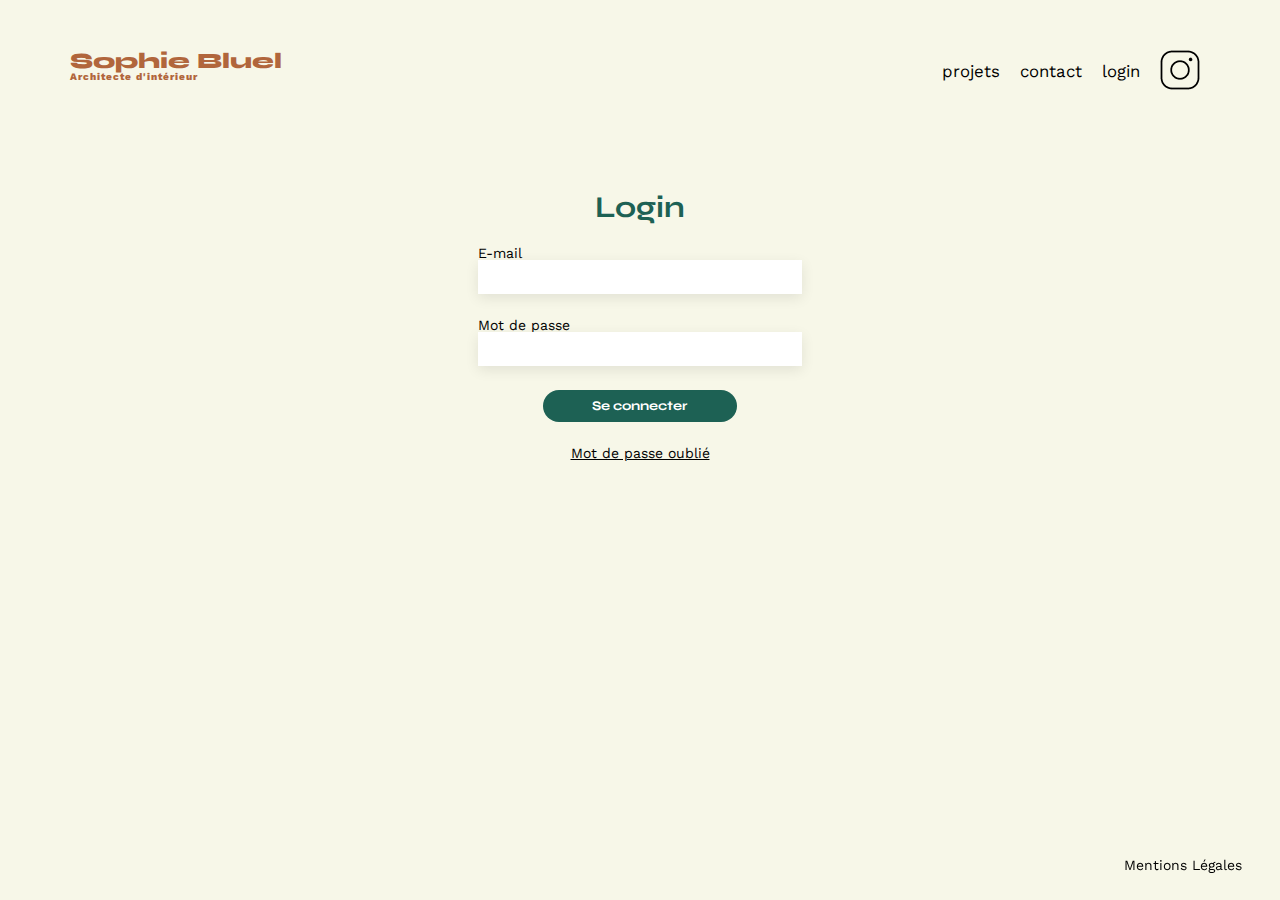
<file: FrontEnd/login.html>
<!DOCTYPE html>
<html lang="en">
	<head>
		<meta charset="UTF-8" />
		<title>Login</title>
		<meta name="viewport" content="width=device-width, initial-scale=1.0" />
		<link rel="preconnect" href="https://fonts.googleapis.com" />
		<link rel="preconnect" href="https://fonts.gstatic.com" crossorigin />
		<link href="https://fonts.googleapis.com/css2?family=Syne:wght@700;800&family=Work+Sans&display=swap" rel="stylesheet" />
		<meta name="description" content="" />
		<link rel="stylesheet" href="./assets/style.css" />
	</head>
	<body>
		<header>
			<h1>Sophie Bluel <span>Architecte d'intérieur</span></h1>
			<nav>
				<ul>
					<a id="index" href="./index.html"><li>projets</li></a>
					<a href="./index.html#contact"><li>contact</li></a>
					<a id="login" href="./login.html"><li>login</li></a>
					<li><img src="./assets/icons/instagram.png" alt="Instagram" /></li>
				</ul>
			</nav>
		</header>
		<main>
			<section id="login">
				<h2>Login</h2>
				<form action="" method="post">
					<label for="email">E-mail</label>
					<input type="email" name="email" />
					<label for="password">Mot de passe</label>
					<input type="password" name="password" pattern="^(?=.*[A-Z])(?=.*\d).{4,}$" required title="Le mot de passe doit contenir au moins une majuscule, un chiffre et avoir plus de 4 caractères." />
					<button type="submit">Se connecter</button>
				</form>
				<a href="#">Mot de passe oublié</a>
			</section>
		</main>
		<footer id="f-login">
			<nav>
				<ul>
					<li>Mentions Légales</li>
				</ul>
			</nav>
		</footer>
		<script src="./login.js"></script>
	</body>
</html>
</file>
<file: FrontEnd/assets/style.css>
/* http://meyerweb.com/eric/tools/css/reset/
   v2.0 | 20110126
   License: none (public domain)
*/

html,
body,
div,
span,
applet,
object,
iframe,
h1,
h2,
h3,
h4,
h5,
h6,
p,
blockquote,
pre,
a,
abbr,
acronym,
address,
big,
cite,
code,
del,
dfn,
em,
img,
ins,
kbd,
q,
s,
samp,
small,
strike,
strong,
sub,
sup,
tt,
var,
b,
u,
i,
center,
dl,
dt,
dd,
ol,
ul,
li,
fieldset,
form,
label,
legend,
table,
caption,
tbody,
tfoot,
thead,
tr,
th,
td,
article,
aside,
canvas,
details,
embed,
figure,
figcaption,
footer,
header,
hgroup,
menu,
nav,
output,
ruby,
section,
summary,
time,
mark,
audio,
video {
	margin: 0;
	padding: 0;
	border: 0;
	font-size: 100%;
	font: inherit;
	vertical-align: baseline;
}
/* HTML5 display-role reset for older browsers */
article,
aside,
details,
figcaption,
figure,
footer,
header,
hgroup,
menu,
nav,
section {
	display: block;
}
body {
	line-height: 1;
}
ol,
ul {
	list-style: none;
}
blockquote,
q {
	quotes: none;
}
blockquote:before,
blockquote:after,
q:before,
q:after {
	content: "";
	content: none;
}
table {
	border-collapse: collapse;
	border-spacing: 0;
}
/** end reset css**/
body {
	max-width: 1140px;
	margin: auto;
	font-family: "Work Sans";
	font-size: 14px;
	background-color: rgb(247, 247, 232);
	box-sizing: border-box;
	width: 100vw;
}
header {
	display: flex;
	justify-content: space-between;
	margin: 50px 0;
}
section {
	margin: 50px 0;
}

h1 {
	display: flex;
	flex-direction: column;
	font-family: "Syne";
	font-size: 22px;
	font-weight: 800;
	color: #b1663c;
}

h1 > span {
	font-family: "Work Sans";
	font-size: 10px;
	letter-spacing: 0.1em;
}

h2 {
	font-family: "Syne";
	font-weight: 700;
	font-size: 30px;
	color: #1d6154;
}
nav ul {
	display: flex;
	align-items: center;
	list-style-type: none;
}
nav ul a {
	text-decoration: none;
	color: inherit;
	font-size: 1.2em;
}
nav li {
	padding: 0 10px;
}
.active {
	font-weight: bold;
}

li:hover {
	color: #b1663c;
}
#introduction {
	display: flex;
	align-items: center;
	flex-direction: row;
}
#introduction figure {
	flex: 1;
}
#introduction img {
	display: block;
	margin: auto;
	width: 80%;
}

#introduction article {
	flex: 1;
}
#introduction h2 {
	margin-bottom: 1em;
}

#introduction p {
	margin-bottom: 0.5em;
}
#portfolio h2 {
	text-align: center;
	margin-bottom: 1em;
	display: flex;
}
.gallery {
	width: 100%;
	display: grid;
	grid-template-columns: 1fr 1fr 1fr;
	grid-column-gap: 20px;
	grid-row-gap: 20px;
}

.gallery img {
	width: 100%;
	height: 100%;
	object-fit: cover;
}
#contact {
	width: 50%;
	margin: auto;
}
#contact > * {
	text-align: center;
}
#contact h2 {
	margin-bottom: 20px;
}
#contact form {
	text-align: left;
	margin-top: 30px;
	display: flex;
	flex-direction: column;
}

#contact input {
	height: 50px;
	font-size: 1.2em;
	border: none;
	box-shadow: 0px 4px 14px rgba(0, 0, 0, 0.09);
}
#contact label {
	margin: 2em 0 1em 0;
}
#contact textarea {
	border: none;
	box-shadow: 0px 4px 14px rgba(0, 0, 0, 0.09);
}

input[type="submit"] {
	font-family: "Syne";
	font-weight: 700;
	color: white;
	background-color: #1d6154;
	margin: 2em auto;
	width: 180px;
	text-align: center;
	border-radius: 60px;
}

footer nav ul {
	display: flex;
	justify-content: flex-end;
	margin: 2em;
}

.categories {
	display: flex;
	justify-content: center;
	column-gap: 0.5rem;
	margin-bottom: 2.5rem;
}

.categories li {
	color: #1d6154;
	border: 1px solid #1d6154;
	border-radius: 1rem;
	padding: 0.5rem 1.2rem;
	cursor: pointer;
	transition: 0.3s;
}

.categories li:hover {
	color: #ffffff;
	border: 1px solid #4db4a1;
	background-color: #4db4a1;
}

.categories .active {
	background-color: #1d6154;
	color: #ffffff;
}

/* ****************************** EDIT MOD ****************************** */

.edit-banner {
	background-color: black;
	color: #ffffff;
	height: 3.5rem;
	display: flex;
	justify-content: center;
	align-items: center;
	column-gap: 20px;
}
.edit-banner i {
	color: #ffffff;
}
.fa-pen-to-square {
	font-size: 1rem;
}
.edit-banner button {
	font-family: "Syne";
	font-weight: 700;
	color: #000000;
	background-color: #ffffff;
	border-radius: 1rem;
	padding: 0.5rem 1.2rem;
	cursor: pointer;
	border: 0;
	transition: 0.3s;
	margin-top: 1.5rem;
	margin-bottom: 1.5rem;
}
.modal-link {
	font-family: "Syne";
	color: black;
	text-decoration: none;
	font-size: 0.8rem;
	display: flex;
	align-items: center;
	flex-direction: row-reverse;
	column-gap: 0.8rem;
	width: 20%;
	cursor: pointer;
}
#introduction .modal-link > p {
	margin-bottom: 0;
}
.h2-edit-link {
	display: flex;
	margin-left: 3rem;
}
.article-edit-link {
	display: flex;
	justify-content: start;
	margin-bottom: 1.5rem;
	margin-right: 1rem;
}
.figure-edit-link {
	display: flex;
	justify-content: start;
	margin-left: 10%;
	margin-top: 1rem;
}

/* ****************************** MODAL****************************** */

.modal {
	position: fixed;
	display: grid;
	place-items: center;
	top: 0;
	left: 0;
	width: 100%;
	height: 100%;
	background: rgba(0, 0, 0, 0.6);
}
.modal-wrapper {
	position: relative;
	padding: 1rem 0rem 3rem 0rem;
	width: 630px;
	height: 731px;
	max-width: calc(100vw - 20px);
	max-height: calc(100vh - 20px);
	background-color: #ffffff;
	display: flex;
	justify-content: center;
	align-items: center;
	flex-direction: column;
	border-radius: 0.3rem;
}
.modal__title {
	color: #000000;
	font-family: "Work Sans";
	font-weight: 400;
	margin: 2.5rem 0;
}
.modal__grid {
	flex: 1;
	display: grid;
	grid-template-columns: repeat(5, 78px);
	grid-template-rows: repeat(3, 120px);
	grid-column-gap: 10px;
	grid-row-gap: 10px;
	border-bottom: 1px solid #b3b3b3;
	height: 100%;
}
.modal__grid > figure {
	width: 100%;
	height: 104px;
	position: relative;
}
.modal__grid > figure > img {
	object-fit: cover;
	width: 100%;
	height: 100%;
}
.modal__grid__figure--edit {
	width: 50%;
}
.modal__grid__figure--edit:hover {
	cursor: pointer;
	width: 50%;
	color: #b1663c;
}
.modal__btn {
	font-family: "Syne";
	font-weight: 700;
	color: #ffffff;
	background-color: #1d6154;
	border-radius: 1rem;
	padding: 0.5rem 1.2rem;
	cursor: pointer;
	border: 0;
	transition: 0.3s;
	margin-top: 1.5rem;
	margin-bottom: 1.5rem;
	width: 35%;
	align-self: center;
}
.modal1__btn:hover {
	background-color: #50af9d;
	transform: scale(1.1);
}
.modal__delete {
	color: #d65353;
}
.modal__delete:hover {
	cursor: pointer;
	color: #d52828;
	transform: scale(1.1);
}
.fa-xmark {
	position: absolute;
	top: 2rem;
	right: 2rem;
	font-size: 1.3rem;
	transition: all 0.3s ease;
}

.fa-xmark:hover {
	transform: scale(1.2) rotate(360deg);
	cursor: pointer;
}
.fa-trash-can {
	position: absolute;
	top: 0.3rem;
	right: 0.3rem;
	border-radius: 3px;
	font-size: 0.7rem;

	background-color: black;
	color: white;
	padding: 0.15rem 0.2rem;
	transition: all 0.3s ease;
}
.fa-trash-can:hover {
	background-color: #b1663c;
	transform: scale(1.2);
}
.trash--active {
	background-color: darkred;
	transform: scale(1.2);
}

/* ****************************** MODAL 2 ****************************** */

.fa-arrow-left {
	position: absolute;
	top: 2rem;
	left: 2rem;
	font-size: 1.3rem;
}
.fa-arrow-left:hover {
	transform: scale(1.2);
	cursor: pointer;
}
.modal__box {
	background: #e8f1f7;
	border-radius: 3px;
	width: 70%;
	display: flex;
	align-items: center;
	justify-content: center;
	flex-direction: column;
}
.modal__box p {
	padding-bottom: 1rem;
}
.fa-image {
	font-size: 3.5rem;
	padding-top: 1rem;
}
.file-input-wrapper {
	position: relative;
	overflow: hidden;
	width: 40%;
	display: flex;
	align-items: center;
	height: 36px;
	margin-top: 1.2rem;
	margin-bottom: 0.5rem;
}

.file-input-wrapper input[type="file"] {
	position: absolute;
	font-size: 100px;
	top: 0;
	left: 0;
	opacity: 0;
	display: none;
	cursor: pointer;
}

.file-input-wrapper label {
	font-family: "Syne";
	font-weight: 700;
	background-color: #cbd6dc;
	border-radius: 1.2rem;
	padding: 0.5rem 1.2rem;
	cursor: pointer;
	border: 0;
	transition: 0.3s;
	width: 78%;
	text-align: center;
}

.file-input-wrapper label:hover {
	background-color: #e1e7ea;
}

.file-input-wrapper label:active {
	background-color: #003d66;
}
.modal__btn--inactive {
	background: #a7a7a7;
	cursor: inherit;
}
.modal__form {
	display: flex;
	align-items: flex-start;
	flex-direction: column;
	width: 70%;
}
.modal__bar {
	border-top: 1px solid #b3b3b3;
	width: 70%;
	margin-top: 2.5rem;
}
.modal__input {
	margin-top: 0.5rem;
	width: 98%;
	height: 51px;
	box-shadow: 0px 4px 14px rgba(0, 0, 0, 0.09);
	border: 0px solid white;
}
.modal__label {
	margin-top: 1.5rem;
}
.loaded-img {
	object-fit: cover;
	width: 33%;
}

/* ****************************** Login Page ****************************** */

main {
	display: flex;
	justify-content: center;
	align-items: center;
	flex-direction: column;
}
section {
	display: flex;
	align-items: center;
	flex-direction: column;
}
section a {
	color: inherit;
}
#login form {
	display: flex;
	justify-content: center;
	flex-direction: column;
}
#login label {
	justify-content: flex-start;
	margin-top: 1.5rem;
}
#login input {
	border: none;
	box-shadow: 0px 4px 14px rgba(0, 0, 0, 0.09);
	width: 20rem;
	height: 2rem;
}
#login button {
	font-family: "Syne";
	font-weight: 700;
	color: #ffffff;
	background-color: #1d6154;
	border-radius: 1rem;
	padding: 0.5rem 1.2rem;
	cursor: pointer;
	border: 0;
	transition: 0.3s;
	margin-top: 1.5rem;
	margin-bottom: 1.5rem;
	width: 60%;
	align-self: center;
}
#login button:hover {
	background-color: #50af9d;
	transform: scale(1.1);
}
#f-login {
	position: fixed;
	bottom: 0; /* on le colle en bas */
	left: 0;
	width: 100%;
}
</file>
